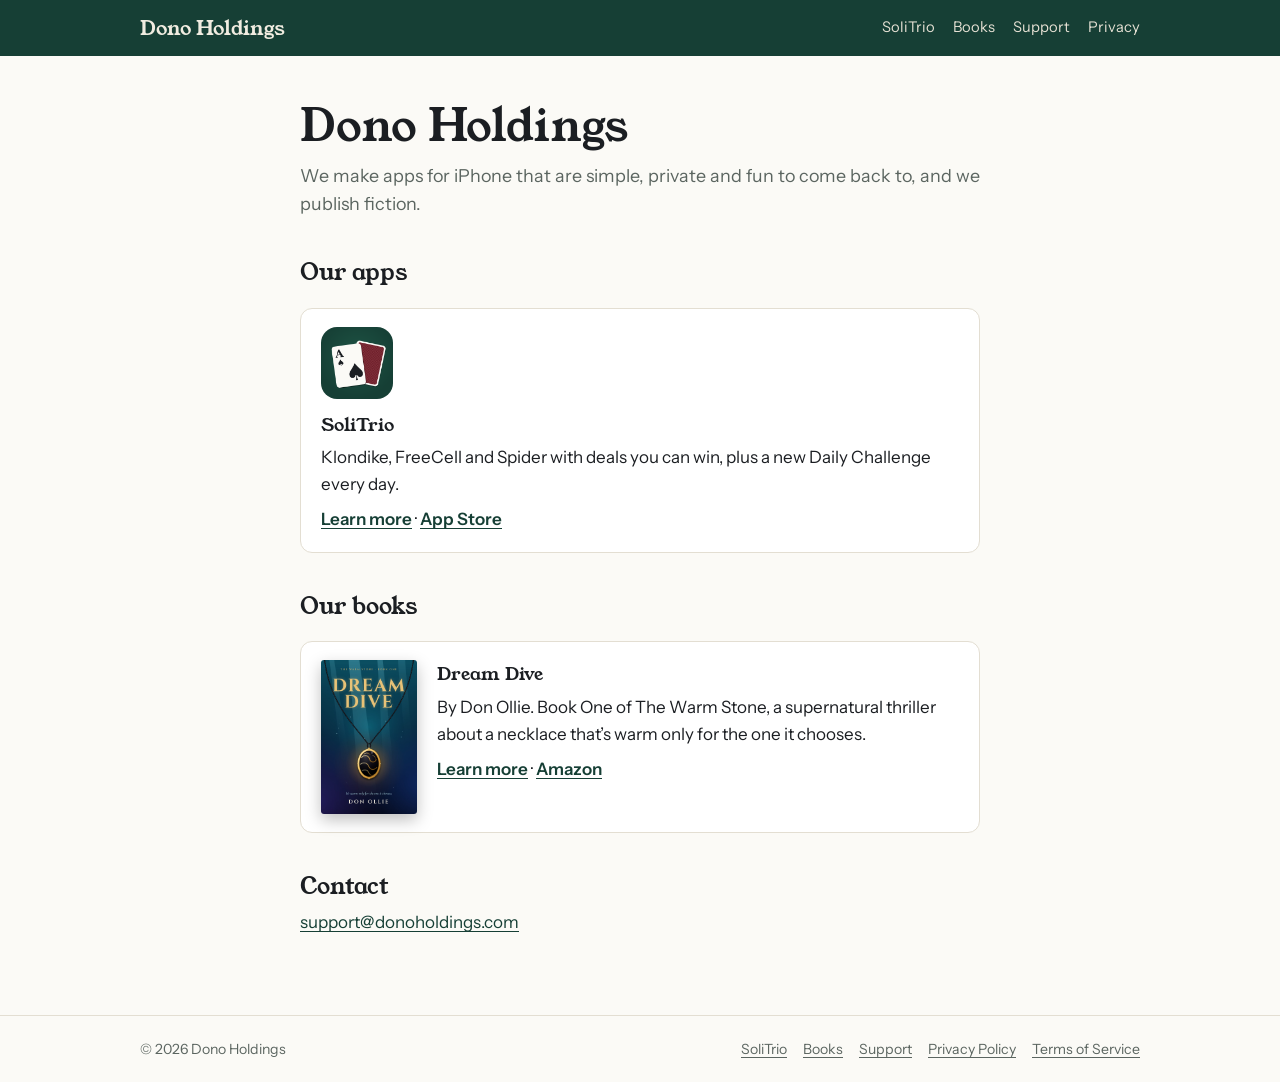
<file: index.html>
<!doctype html>
<html lang="en">
<head>
<meta charset="utf-8">
<meta name="viewport" content="width=device-width, initial-scale=1, viewport-fit=cover">
<title>Dono Holdings</title>
<meta name="description" content="Dono Holdings makes apps for iPhone, starting with SoliTrio, and publishes books, starting with Dream Dive.">
<link rel="canonical" href="https://donoholdings.com/">
<link rel="icon" href="/assets/favicon.png" type="image/png">
<link rel="apple-touch-icon" href="/assets/apple-touch-icon.png">
<link rel="stylesheet" href="/assets/site.css">
</head>
<body>
<header class="site-head"><div class="wrap"><a class="brand" href="/">Dono Holdings</a><nav class="site-nav" aria-label="Main"><a href="/solitrio/">SoliTrio</a><a href="/books/">Books</a><a href="/support/">Support</a><a href="/privacy/">Privacy</a></nav></div></header>
<main class="wrap read">
<h1>Dono Holdings</h1>
<p class="lede">We make apps for iPhone that are simple, private and fun to come back to, and we publish fiction.</p>
<h2>Our apps</h2>
<div class="contact" style="align-items:flex-start">
<img src="/assets/solitrio-icon.png" alt="" width="72" height="72" style="border-radius:16px">
<div><strong>SoliTrio</strong><p style="margin:4px 0 8px">Klondike, FreeCell and Spider with deals you can win, plus a new Daily Challenge every day.</p>
<a href="/solitrio/">Learn more</a> &middot; <a href="https://apps.apple.com/app/id6831704890" target="_blank" rel="noopener">App Store</a></div>
</div>
<h2>Our books</h2>
<div class="book-card">
<img src="/assets/dream-dive-cover.jpg" alt="" width="96" height="154">
<div><strong>Dream Dive</strong><p style="margin:4px 0 8px">By Don Ollie. Book One of The Warm Stone, a supernatural thriller about a necklace that&rsquo;s warm only for the one it chooses.</p>
<a href="/books/">Learn more</a> &middot; <a href="https://www.amazon.com/dp/B0HS2F74YV" target="_blank" rel="noopener">Amazon</a></div>
</div>
<h2>Contact</h2>
<p><a href="mailto:support@donoholdings.com">support@donoholdings.com</a></p>
</main>
<footer class="site-foot"><div class="wrap"><span>&copy; 2026 Dono Holdings</span><nav aria-label="Footer"><a href="/solitrio/">SoliTrio</a><a href="/books/">Books</a><a href="/support/">Support</a><a href="/privacy/">Privacy Policy</a><a href="/terms/">Terms of Service</a></nav></div></footer>
</body>
</html>
</file>
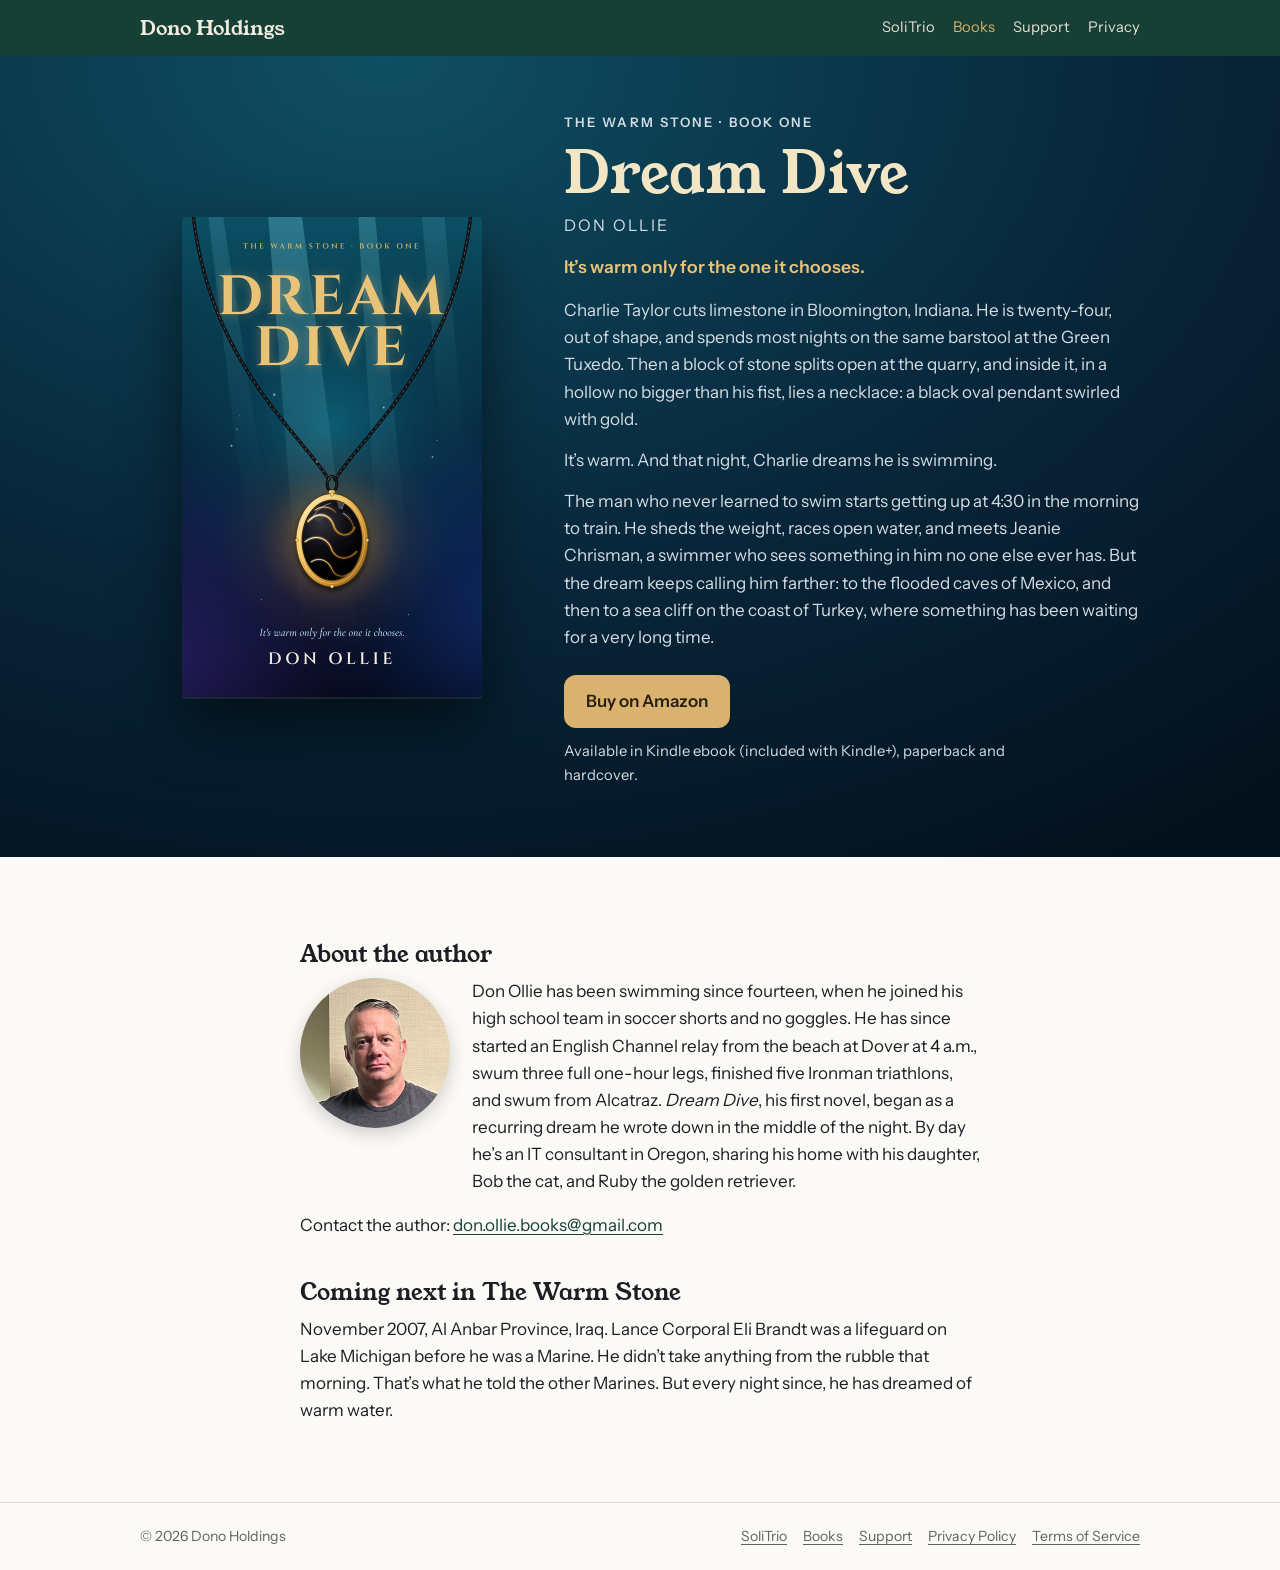
<file: books/index.html>
<!doctype html>
<html lang="en">
<head>
<meta charset="utf-8">
<meta name="viewport" content="width=device-width, initial-scale=1, viewport-fit=cover">
<title>Books — Dono Holdings</title>
<meta name="description" content="Dream Dive by Don Ollie, Book One of The Warm Stone: a supernatural thriller about a quarry worker, a necklace that's warm only for the one it chooses, and the water it pulls him toward.">
<link rel="canonical" href="https://donoholdings.com/books/">
<link rel="icon" href="/assets/favicon.png" type="image/png">
<link rel="apple-touch-icon" href="/assets/apple-touch-icon.png">
<link rel="stylesheet" href="/assets/site.css">
</head>
<body>
<header class="site-head"><div class="wrap"><a class="brand" href="/">Dono Holdings</a><nav class="site-nav" aria-label="Main"><a href="/solitrio/">SoliTrio</a><a href="/books/" aria-current="page">Books</a><a href="/support/">Support</a><a href="/privacy/">Privacy</a></nav></div></header>
<section class="hero book-hero"><div class="wrap">
<img class="book-cover" src="/assets/dream-dive-cover.jpg" alt="Dream Dive book cover: a black and gold pendant on a dark chain, underwater" width="600" height="960">
<div>
<p class="series">The Warm Stone &middot; Book One</p>
<h1>Dream Dive</h1>
<p class="byline">Don Ollie</p>
<p class="tag">It&rsquo;s warm only for the one it chooses.</p>
<p>Charlie Taylor cuts limestone in Bloomington, Indiana. He is twenty-four, out of shape, and spends most nights on the same barstool at the Green Tuxedo. Then a block of stone splits open at the quarry, and inside it, in a hollow no bigger than his fist, lies a necklace: a black oval pendant swirled with gold.</p>
<p>It&rsquo;s warm. And that night, Charlie dreams he is swimming.</p>
<p>The man who never learned to swim starts getting up at 4:30 in the morning to train. He sheds the weight, races open water, and meets Jeanie Chrisman, a swimmer who sees something in him no one else ever has. But the dream keeps calling him farther: to the flooded caves of Mexico, and then to a sea cliff on the coast of Turkey, where something has been waiting for a very long time.</p>
<a class="cta" href="https://www.amazon.com/dp/B0HS2F74YV" target="_blank" rel="noopener">Buy on Amazon</a>
<p class="formats">Available in Kindle ebook (included with Kindle+), paperback and hardcover.</p>
</div>
</div></section>
<main class="wrap read">
<h2>About the author</h2>
<div class="author"><img src="/assets/don-ollie.jpg" alt="Don Ollie" width="480" height="480">
<p>Don Ollie has been swimming since fourteen, when he joined his high school team in soccer shorts and no goggles. He has since started an English Channel relay from the beach at Dover at 4&nbsp;a.m., swum three full one-hour legs, finished five Ironman triathlons, and swum from Alcatraz. <em>Dream Dive</em>, his first novel, began as a recurring dream he wrote down in the middle of the night. By day he&rsquo;s an IT consultant in Oregon, sharing his home with his daughter, Bob the cat, and Ruby the golden retriever.</p>
</div>
<p class="author-contact">Contact the author: <a href="mailto:don.ollie.books@gmail.com">don.ollie.books@gmail.com</a></p>
<h2>Coming next in The Warm Stone</h2>
<p>November 2007, Al Anbar Province, Iraq. Lance Corporal Eli Brandt was a lifeguard on Lake Michigan before he was a Marine. He didn&rsquo;t take anything from the rubble that morning. That&rsquo;s what he told the other Marines. But every night since, he has dreamed of warm water.</p>
</main>
<footer class="site-foot"><div class="wrap"><span>&copy; 2026 Dono Holdings</span><nav aria-label="Footer"><a href="/solitrio/">SoliTrio</a><a href="/books/">Books</a><a href="/support/">Support</a><a href="/privacy/">Privacy Policy</a><a href="/terms/">Terms of Service</a></nav></div></footer>
</body>
</html>
</file>
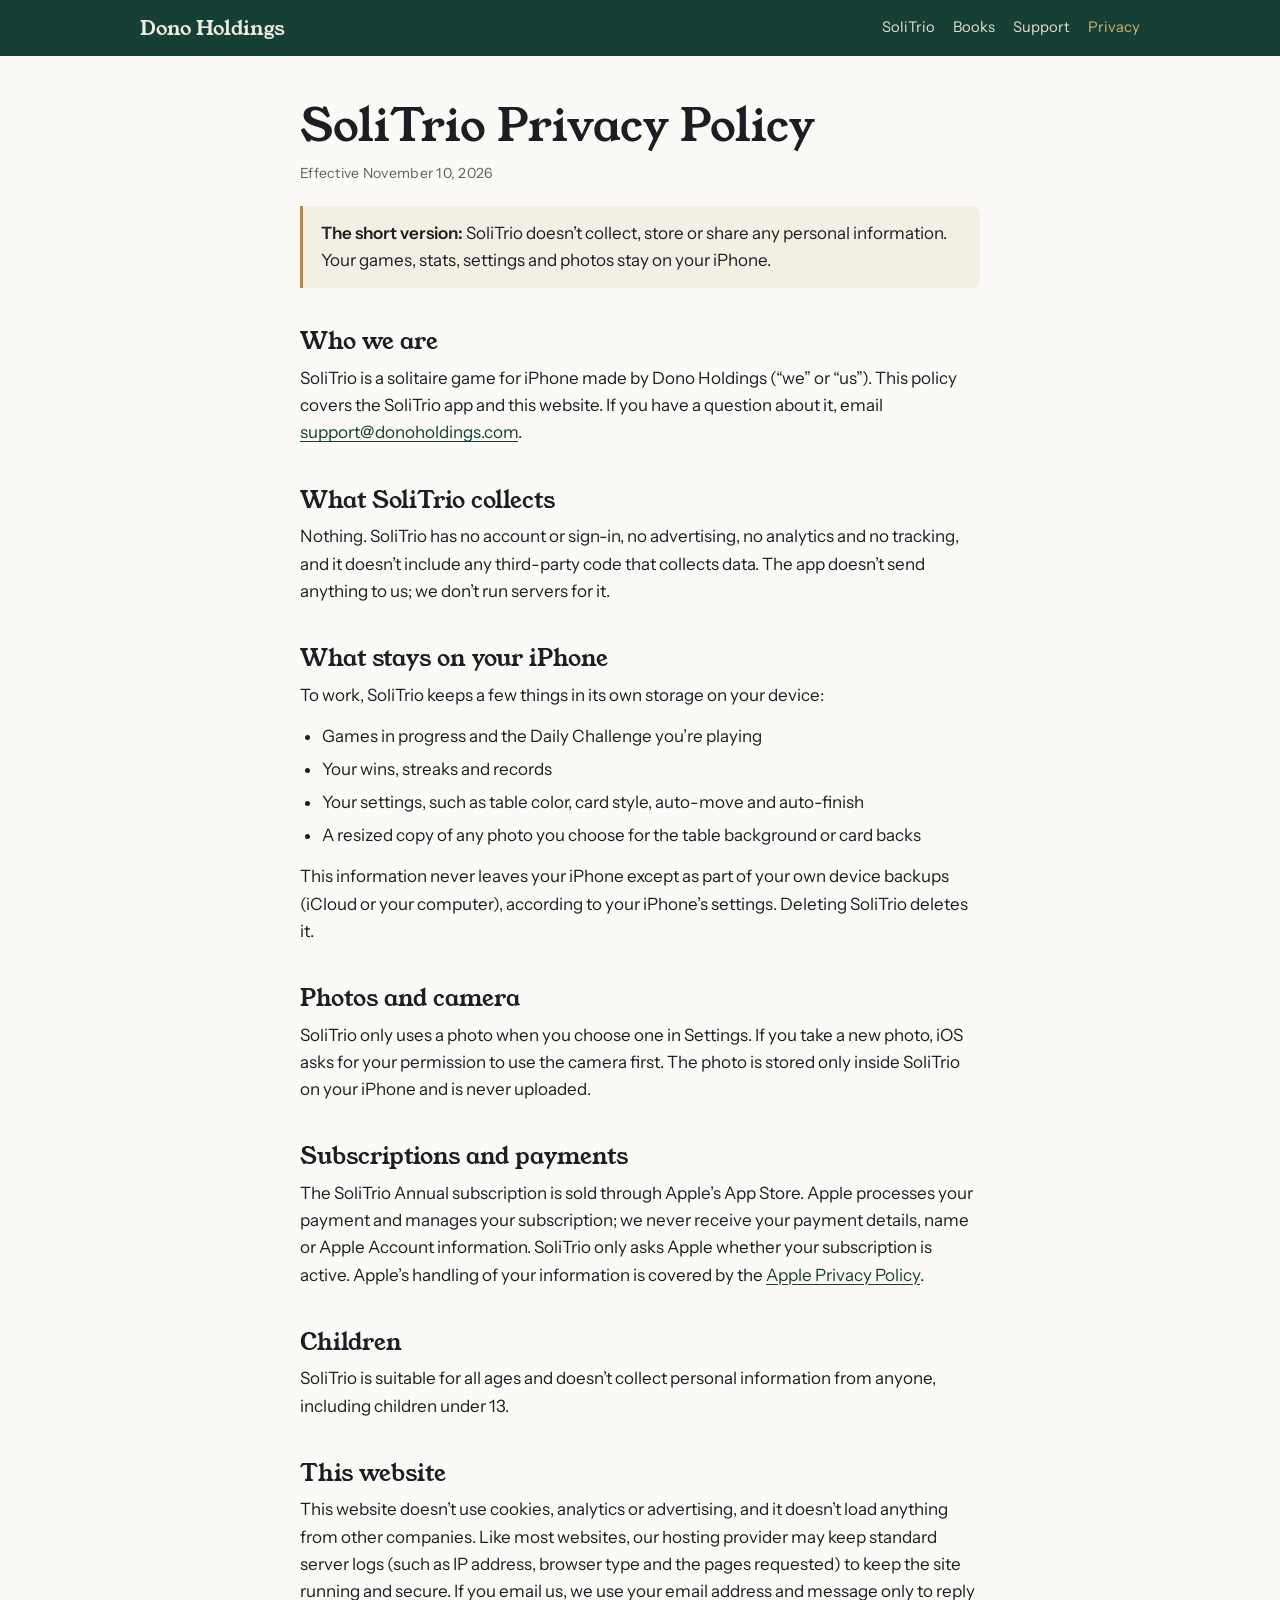
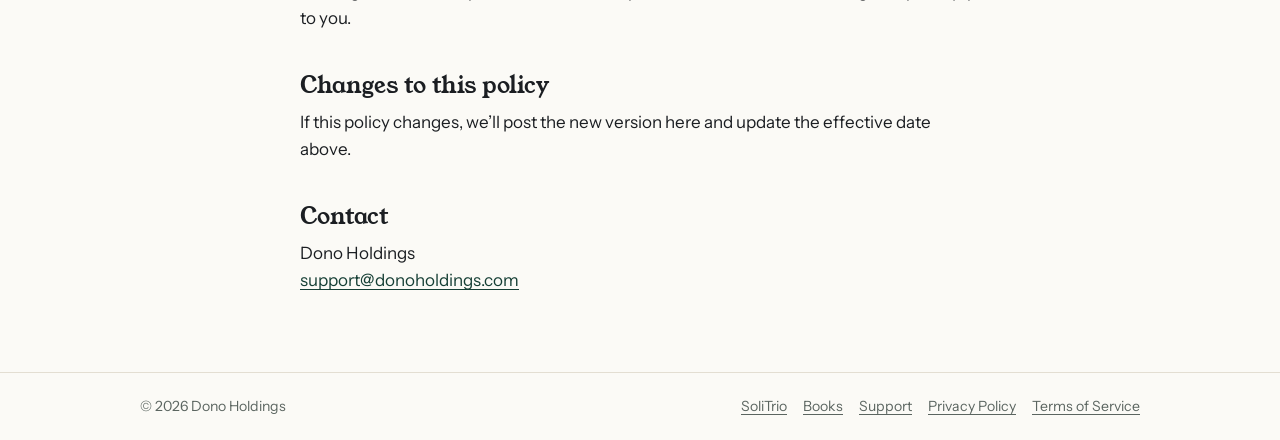
<file: privacy/index.html>
<!doctype html>
<html lang="en">
<head>
<meta charset="utf-8">
<meta name="viewport" content="width=device-width, initial-scale=1, viewport-fit=cover">
<title>SoliTrio Privacy Policy</title>
<meta name="description" content="SoliTrio collects no personal information. Your games, stats and photos stay on your iPhone.">
<link rel="canonical" href="https://donoholdings.com/privacy/">
<link rel="icon" href="/assets/favicon.png" type="image/png">
<link rel="apple-touch-icon" href="/assets/apple-touch-icon.png">
<link rel="stylesheet" href="/assets/site.css">
</head>
<body>
<header class="site-head"><div class="wrap"><a class="brand" href="/">Dono Holdings</a><nav class="site-nav" aria-label="Main"><a href="/solitrio/">SoliTrio</a><a href="/books/">Books</a><a href="/support/">Support</a><a href="/privacy/" aria-current="page">Privacy</a></nav></div></header>
<main class="wrap read">
<h1>SoliTrio Privacy Policy</h1>
<p class="meta">Effective November 10, 2026</p>
<div class="note"><p><strong>The short version:</strong> SoliTrio doesn&rsquo;t collect, store or share any personal information. Your games, stats, settings and photos stay on your iPhone.</p></div>

<h2>Who we are</h2>
<p>SoliTrio is a solitaire game for iPhone made by Dono Holdings (&ldquo;we&rdquo; or &ldquo;us&rdquo;). This policy covers the SoliTrio app and this website. If you have a question about it, email <a href="mailto:support@donoholdings.com">support@donoholdings.com</a>.</p>

<h2>What SoliTrio collects</h2>
<p>Nothing. SoliTrio has no account or sign-in, no advertising, no analytics and no tracking, and it doesn&rsquo;t include any third-party code that collects data. The app doesn&rsquo;t send anything to us; we don&rsquo;t run servers for it.</p>

<h2>What stays on your iPhone</h2>
<p>To work, SoliTrio keeps a few things in its own storage on your device:</p>
<ul>
<li>Games in progress and the Daily Challenge you&rsquo;re playing</li>
<li>Your wins, streaks and records</li>
<li>Your settings, such as table color, card style, auto-move and auto-finish</li>
<li>A resized copy of any photo you choose for the table background or card backs</li>
</ul>
<p>This information never leaves your iPhone except as part of your own device backups (iCloud or your computer), according to your iPhone&rsquo;s settings. Deleting SoliTrio deletes it.</p>

<h2>Photos and camera</h2>
<p>SoliTrio only uses a photo when you choose one in Settings. If you take a new photo, iOS asks for your permission to use the camera first. The photo is stored only inside SoliTrio on your iPhone and is never uploaded.</p>

<h2>Subscriptions and payments</h2>
<p>The SoliTrio Annual subscription is sold through Apple&rsquo;s App Store. Apple processes your payment and manages your subscription; we never receive your payment details, name or Apple Account information. SoliTrio only asks Apple whether your subscription is active. Apple&rsquo;s handling of your information is covered by the <a href="https://www.apple.com/legal/privacy/" target="_blank" rel="noopener">Apple Privacy Policy</a>.</p>

<h2>Children</h2>
<p>SoliTrio is suitable for all ages and doesn&rsquo;t collect personal information from anyone, including children under 13.</p>

<h2>This website</h2>
<p>This website doesn&rsquo;t use cookies, analytics or advertising, and it doesn&rsquo;t load anything from other companies. Like most websites, our hosting provider may keep standard server logs (such as IP address, browser type and the pages requested) to keep the site running and secure. If you email us, we use your email address and message only to reply to you.</p>

<h2>Changes to this policy</h2>
<p>If this policy changes, we&rsquo;ll post the new version here and update the effective date above.</p>

<h2>Contact</h2>
<p>Dono Holdings<br><a href="mailto:support@donoholdings.com">support@donoholdings.com</a></p>
</main>
<footer class="site-foot"><div class="wrap"><span>&copy; 2026 Dono Holdings</span><nav aria-label="Footer"><a href="/solitrio/">SoliTrio</a><a href="/books/">Books</a><a href="/support/">Support</a><a href="/privacy/">Privacy Policy</a><a href="/terms/">Terms of Service</a></nav></div></footer>
</body>
</html>
</file>
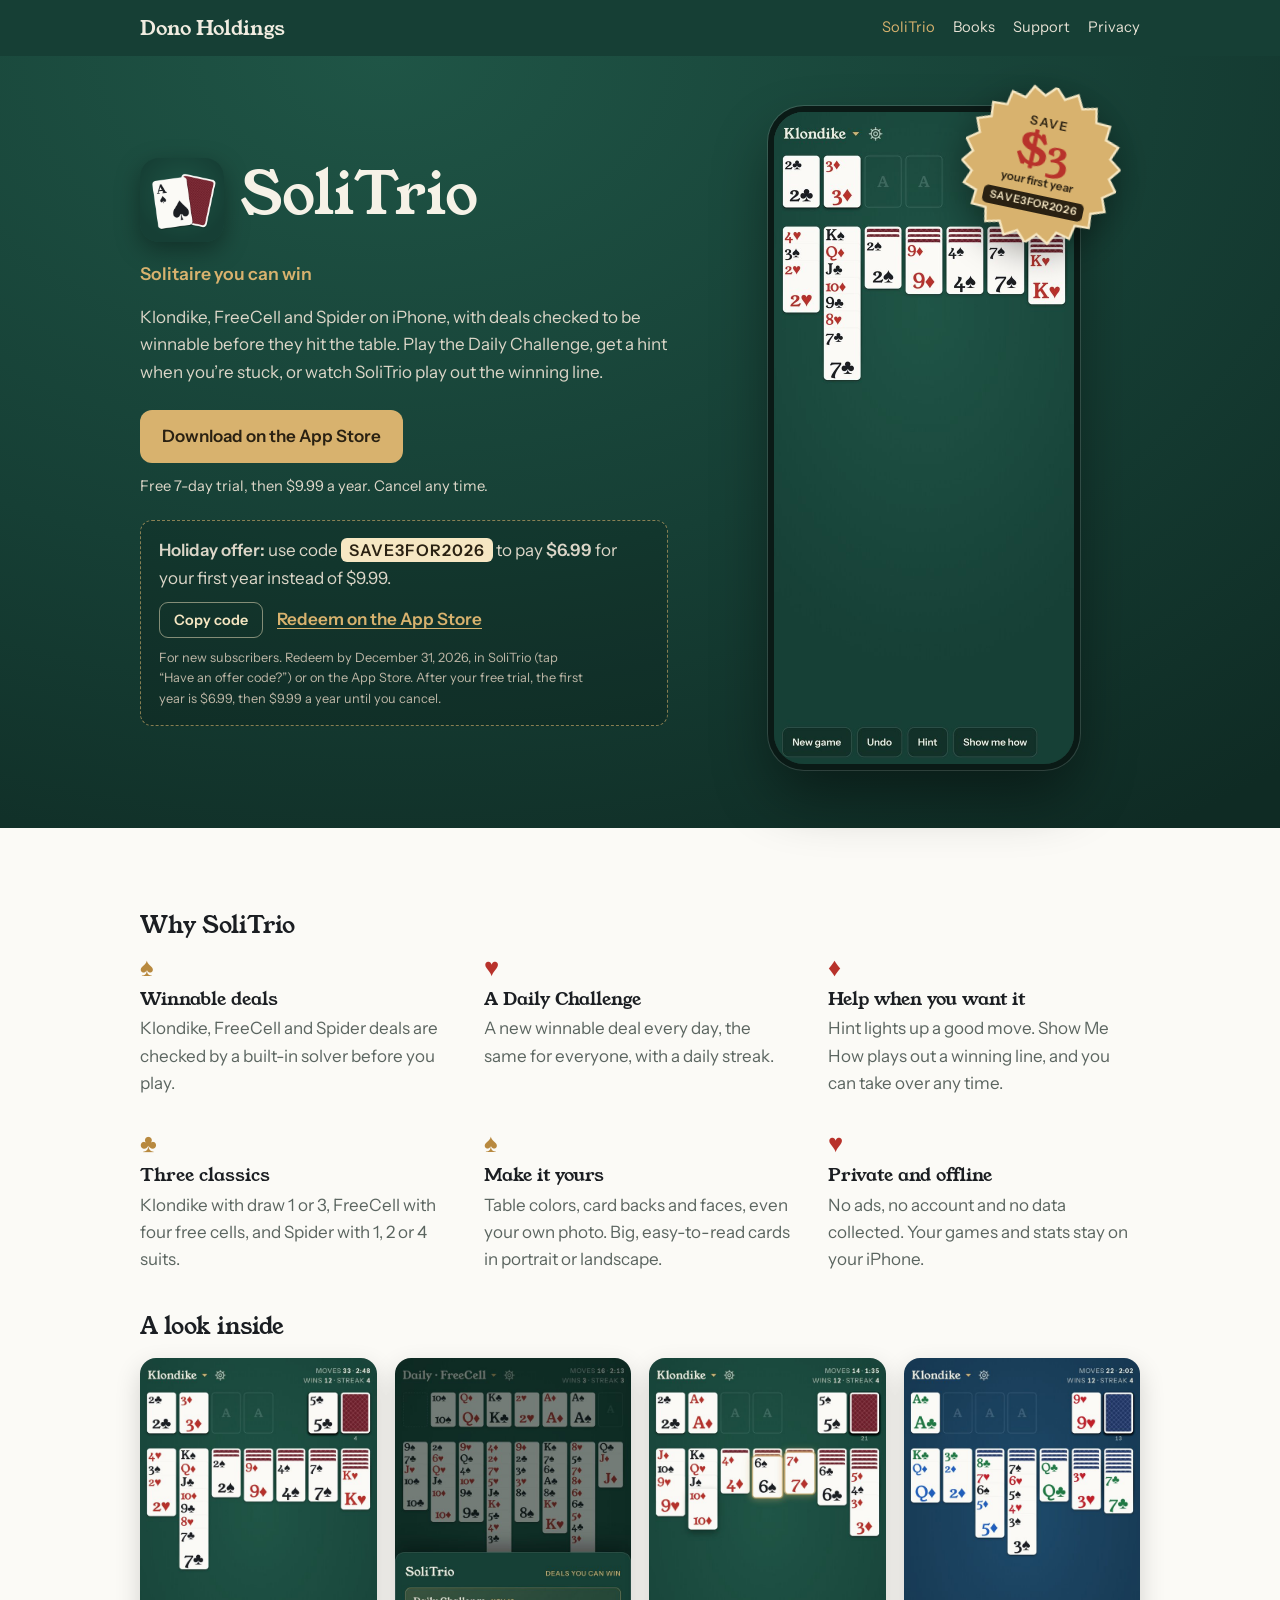
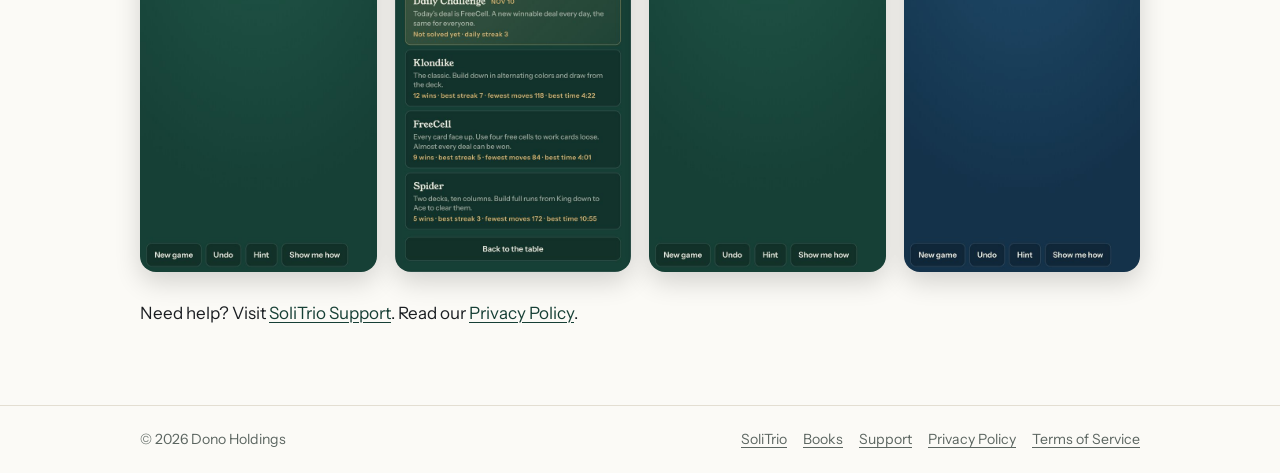
<file: solitrio/index.html>
<!doctype html>
<html lang="en">
<head>
<meta charset="utf-8">
<meta name="viewport" content="width=device-width, initial-scale=1, viewport-fit=cover">
<title>SoliTrio — Solitaire you can win</title>
<meta name="description" content="SoliTrio for iPhone: Klondike, FreeCell and Spider with deals checked to be winnable, a Daily Challenge, hints and Show Me How.">
<link rel="canonical" href="https://donoholdings.com/solitrio/">
<link rel="icon" href="/assets/favicon.png" type="image/png">
<link rel="apple-touch-icon" href="/assets/apple-touch-icon.png">
<link rel="stylesheet" href="/assets/site.css">
</head>
<body>
<header class="site-head"><div class="wrap"><a class="brand" href="/">Dono Holdings</a><nav class="site-nav" aria-label="Main"><a href="/solitrio/" aria-current="page">SoliTrio</a><a href="/books/">Books</a><a href="/support/">Support</a><a href="/privacy/">Privacy</a></nav></div></header>
<section class="hero"><div class="wrap">
<div>
<div class="app-id"><img src="/assets/solitrio-icon.png" alt="SoliTrio app icon" width="84" height="84"><div><h1>SoliTrio</h1></div></div>
<p class="tag">Solitaire you can win</p>
<p>Klondike, FreeCell and Spider on iPhone, with deals checked to be winnable before they hit the table. Play the Daily Challenge, get a hint when you&rsquo;re stuck, or watch SoliTrio play out the winning line.</p>
<a class="cta" href="https://apps.apple.com/app/id6831704890" target="_blank" rel="noopener">Download on the App Store</a>
<p class="price">Free 7-day trial, then $9.99 a year. Cancel any time.</p>
<div class="promo"><p><strong>Holiday offer:</strong> use code <code id="promo-code">SAVE3FOR2026</code> to pay <strong>$6.99</strong> for your first year instead of $9.99.</p>
<p class="promo-actions"><button type="button" id="copy-code">Copy code</button><a href="https://apps.apple.com/redeem?ctx=offercodes&id=6831704890&code=SAVE3FOR2026" target="_blank" rel="noopener">Redeem on the App Store</a></p>
<p class="promo-terms">For new subscribers. Redeem by December 31, 2026, in SoliTrio (tap &ldquo;Have an offer code?&rdquo;) or on the App Store. After your free trial, the first year is $6.99, then $9.99 a year until you cancel.</p></div>
</div>
<div class="shot-wrap">
<img class="hero-shot" src="/assets/shot-klondike.jpg" alt="SoliTrio screenshot: a game of Klondike in progress" width="600" height="1304">
<a class="burst" href="https://apps.apple.com/redeem?ctx=offercodes&id=6831704890&code=SAVE3FOR2026" aria-label="Save $3 on your first year with code SAVE3FOR2026. Redeem on the App Store." target="_blank" rel="noopener">
<svg viewBox="0 0 200 200" aria-hidden="true"><polygon points="100.0,0.0 112.5,12.9 128.2,4.1 136.6,20.0 154.1,15.9 157.6,33.5 175.6,34.5 174.0,52.4 191.0,58.5 184.4,75.2 199.0,85.8 188.0,100.0 199.0,114.2 184.4,124.8 191.0,141.5 174.0,147.6 175.6,165.5 157.6,166.5 154.1,184.1 136.6,180.0 128.2,195.9 112.5,187.1 100.0,200.0 87.5,187.1 71.8,195.9 63.4,180.0 45.9,184.1 42.4,166.5 24.4,165.5 26.0,147.6 9.0,141.5 15.6,124.8 1.0,114.2 12.0,100.0 1.0,85.8 15.6,75.2 9.0,58.5 26.0,52.4 24.4,34.5 42.4,33.5 45.9,15.9 63.4,20.0 71.8,4.1 87.5,12.9"/></svg>
<span class="b-top">Save</span><span class="b-big">$3</span><span class="b-mid">your first year</span><span class="b-code">SAVE3FOR2026</span>
</a>
</div>
</div></section>
<main class="wrap">
<h2>Why SoliTrio</h2>
<div class="features"><div><span class="suit" aria-hidden="true">♠&#xFE0E;</span><h3>Winnable deals</h3><p>Klondike, FreeCell and Spider deals are checked by a built-in solver before you play.</p></div><div><span class="suit red" aria-hidden="true">♥&#xFE0E;</span><h3>A Daily Challenge</h3><p>A new winnable deal every day, the same for everyone, with a daily streak.</p></div><div><span class="suit red" aria-hidden="true">♦&#xFE0E;</span><h3>Help when you want it</h3><p>Hint lights up a good move. Show Me How plays out a winning line, and you can take over any time.</p></div><div><span class="suit" aria-hidden="true">♣&#xFE0E;</span><h3>Three classics</h3><p>Klondike with draw 1 or 3, FreeCell with four free cells, and Spider with 1, 2 or 4 suits.</p></div><div><span class="suit" aria-hidden="true">♠&#xFE0E;</span><h3>Make it yours</h3><p>Table colors, card backs and faces, even your own photo. Big, easy-to-read cards in portrait or landscape.</p></div><div><span class="suit red" aria-hidden="true">♥&#xFE0E;</span><h3>Private and offline</h3><p>No ads, no account and no data collected. Your games and stats stay on your iPhone.</p></div></div>
<h2>A look inside</h2>
<div class="gallery">
<img src="/assets/shot-klondike.jpg" alt="Klondike in progress" width="600" height="1304" loading="lazy">
<img src="/assets/shot-daily.jpg" alt="The Daily Challenge in the game menu" width="600" height="1304" loading="lazy">
<img src="/assets/shot-hint.jpg" alt="A hint highlighting the next move" width="600" height="1304" loading="lazy">
<img src="/assets/shot-looks.jpg" alt="A custom table with blue felt and four-color cards" width="600" height="1304" loading="lazy">
</div>
<p style="margin-top:28px">Need help? Visit <a href="/support/">SoliTrio Support</a>. Read our <a href="/privacy/">Privacy Policy</a>.</p>
</main>
<script>
(function(){var b=document.getElementById('copy-code');if(!b)return;
b.addEventListener('click',function(){var t=document.getElementById('promo-code').textContent;
  function done(){b.textContent='Copied';setTimeout(function(){b.textContent='Copy code'},1800)}
  if(navigator.clipboard&&navigator.clipboard.writeText){navigator.clipboard.writeText(t).then(done,function(){sel()})}else sel();
  function sel(){var r=document.createRange();r.selectNodeContents(document.getElementById('promo-code'));var s=window.getSelection();s.removeAllRanges();s.addRange(r)}
});})();
</script>
<footer class="site-foot"><div class="wrap"><span>&copy; 2026 Dono Holdings</span><nav aria-label="Footer"><a href="/solitrio/">SoliTrio</a><a href="/books/">Books</a><a href="/support/">Support</a><a href="/privacy/">Privacy Policy</a><a href="/terms/">Terms of Service</a></nav></div></footer>
</body>
</html>
</file>
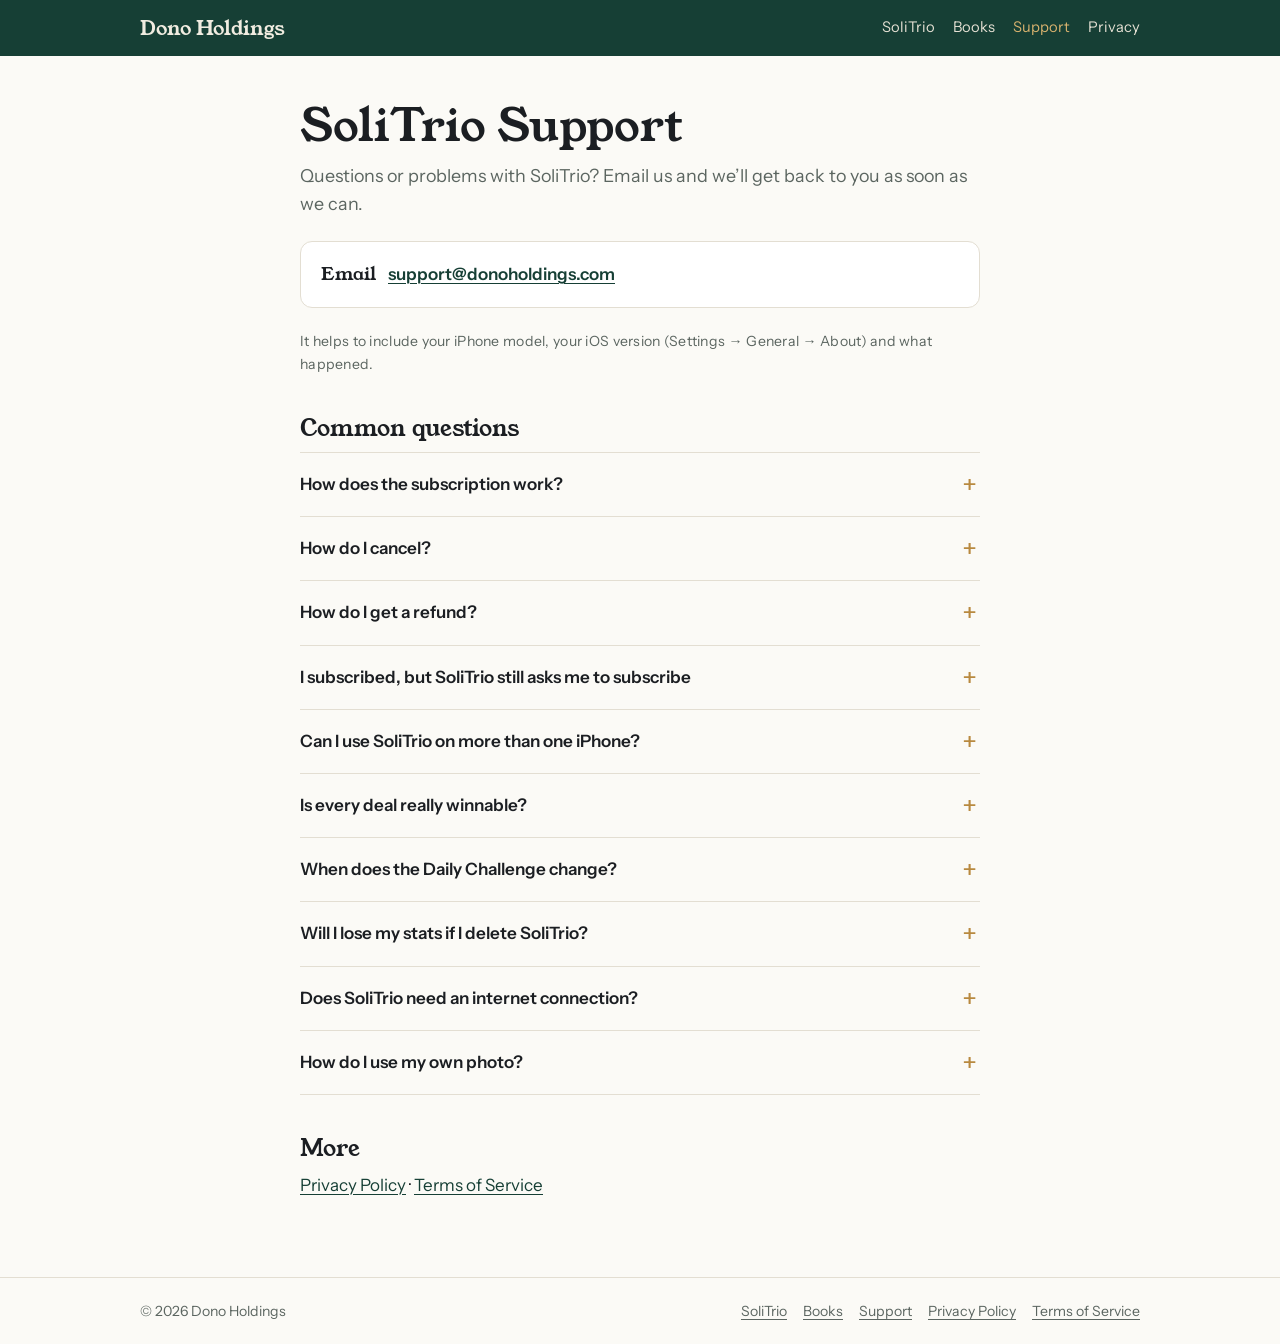
<file: support/index.html>
<!doctype html>
<html lang="en">
<head>
<meta charset="utf-8">
<meta name="viewport" content="width=device-width, initial-scale=1, viewport-fit=cover">
<title>SoliTrio Support</title>
<meta name="description" content="Get help with SoliTrio: subscriptions, refunds, the Daily Challenge and more.">
<link rel="canonical" href="https://donoholdings.com/support/">
<link rel="icon" href="/assets/favicon.png" type="image/png">
<link rel="apple-touch-icon" href="/assets/apple-touch-icon.png">
<link rel="stylesheet" href="/assets/site.css">
</head>
<body>
<header class="site-head"><div class="wrap"><a class="brand" href="/">Dono Holdings</a><nav class="site-nav" aria-label="Main"><a href="/solitrio/">SoliTrio</a><a href="/books/">Books</a><a href="/support/" aria-current="page">Support</a><a href="/privacy/">Privacy</a></nav></div></header>
<main class="wrap read">
<h1>SoliTrio Support</h1>
<p class="lede">Questions or problems with SoliTrio? Email us and we&rsquo;ll get back to you as soon as we can.</p>
<div class="contact"><strong>Email</strong><a href="mailto:support@donoholdings.com">support@donoholdings.com</a></div>
<p class="meta">It helps to include your iPhone model, your iOS version (Settings &rarr; General &rarr; About) and what happened.</p>
<h2>Common questions</h2>
<details><summary>How does the subscription work?</summary><div><p>SoliTrio Annual starts with a 7-day free trial. When the trial ends, $9.99 is charged to your Apple Account, then again once a year until you cancel. The subscription unlocks everything: all three games, the Daily Challenge, hints, Show Me How and custom looks.</p></div></details>
<details><summary>How do I cancel?</summary><div><p>On your iPhone, open <strong>Settings</strong>, tap your name, then <strong>Subscriptions</strong>, choose <strong>SoliTrio</strong> and tap <strong>Cancel Subscription</strong>. You can also open SoliTrio, tap the gear icon, and choose <strong>Manage subscription</strong>.</p><p>Cancel at least 24 hours before the trial or renewal date to avoid being charged. You keep SoliTrio until the end of the period you&rsquo;ve paid for.</p></div></details>
<details><summary>How do I get a refund?</summary><div><p>Apple handles all payments, so refunds are requested from Apple at <a href="https://reportaproblem.apple.com" target="_blank" rel="noopener">reportaproblem.apple.com</a>. Sign in with your Apple Account, find SoliTrio, and choose <strong>Request a refund</strong>.</p></div></details>
<details><summary>I subscribed, but SoliTrio still asks me to subscribe</summary><div><p>Tap <strong>Restore purchases</strong> on the subscription screen (or in Settings under Subscription). Make sure your iPhone is signed in to the same Apple Account you subscribed with and is connected to the internet. If it still doesn&rsquo;t work, email us.</p></div></details>
<details><summary>Can I use SoliTrio on more than one iPhone?</summary><div><p>Yes. Your subscription works on any iPhone signed in to the same Apple Account; tap <strong>Restore purchases</strong> on the new one. Games and stats are kept on each iPhone separately and don&rsquo;t sync between devices.</p></div></details>
<details><summary>Is every deal really winnable?</summary><div><p>Before each Klondike, FreeCell and Spider (1 or 2 suit) deal, SoliTrio&rsquo;s solver plays it through to confirm a winning line exists. 4-suit Spider deals are too complex to check in advance, so they&rsquo;re dealt at random. If you get stuck, tap <strong>Hint</strong>, or <strong>Show Me How</strong> to watch a winning line.</p></div></details>
<details><summary>When does the Daily Challenge change?</summary><div><p>At midnight in your time zone. Everyone gets the same winnable deal that day. Solve it on consecutive days to grow your daily streak.</p></div></details>
<details><summary>Will I lose my stats if I delete SoliTrio?</summary><div><p>Yes. Your games, stats and photos are stored only on your iPhone, so deleting the app deletes them. They are included in your iPhone&rsquo;s backups, so restoring a backup brings them back.</p></div></details>
<details><summary>Does SoliTrio need an internet connection?</summary><div><p>No. SoliTrio works fully offline. It only needs a connection to start or restore your subscription with the App Store.</p></div></details>
<details><summary>How do I use my own photo?</summary><div><p>Tap the gear icon next to the game name, then under <strong>Look</strong> choose <strong>Add photo</strong> for the table or the card backs. Tap it again later to change it.</p></div></details>
<h2>More</h2>
<p><a href="/privacy/">Privacy Policy</a> &middot; <a href="/terms/">Terms of Service</a></p>
</main>
<footer class="site-foot"><div class="wrap"><span>&copy; 2026 Dono Holdings</span><nav aria-label="Footer"><a href="/solitrio/">SoliTrio</a><a href="/books/">Books</a><a href="/support/">Support</a><a href="/privacy/">Privacy Policy</a><a href="/terms/">Terms of Service</a></nav></div></footer>
</body>
</html>
</file>
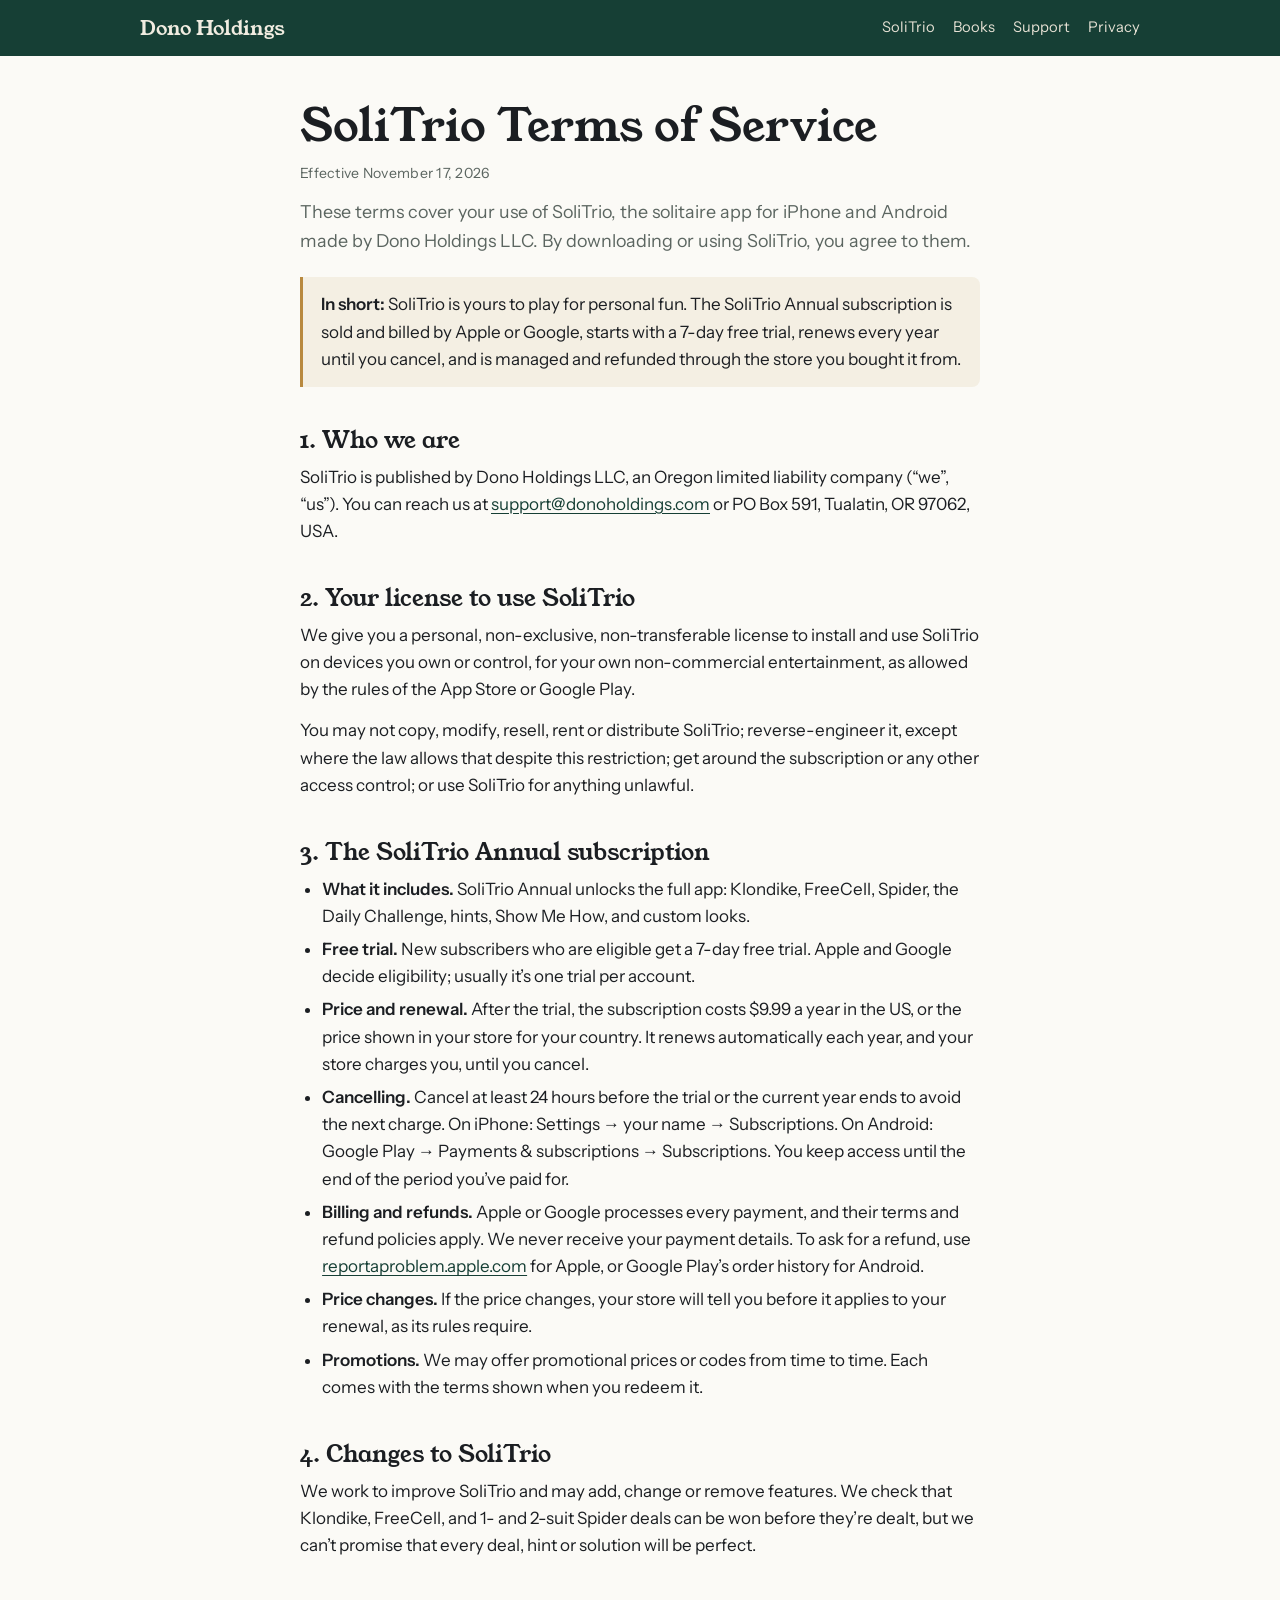
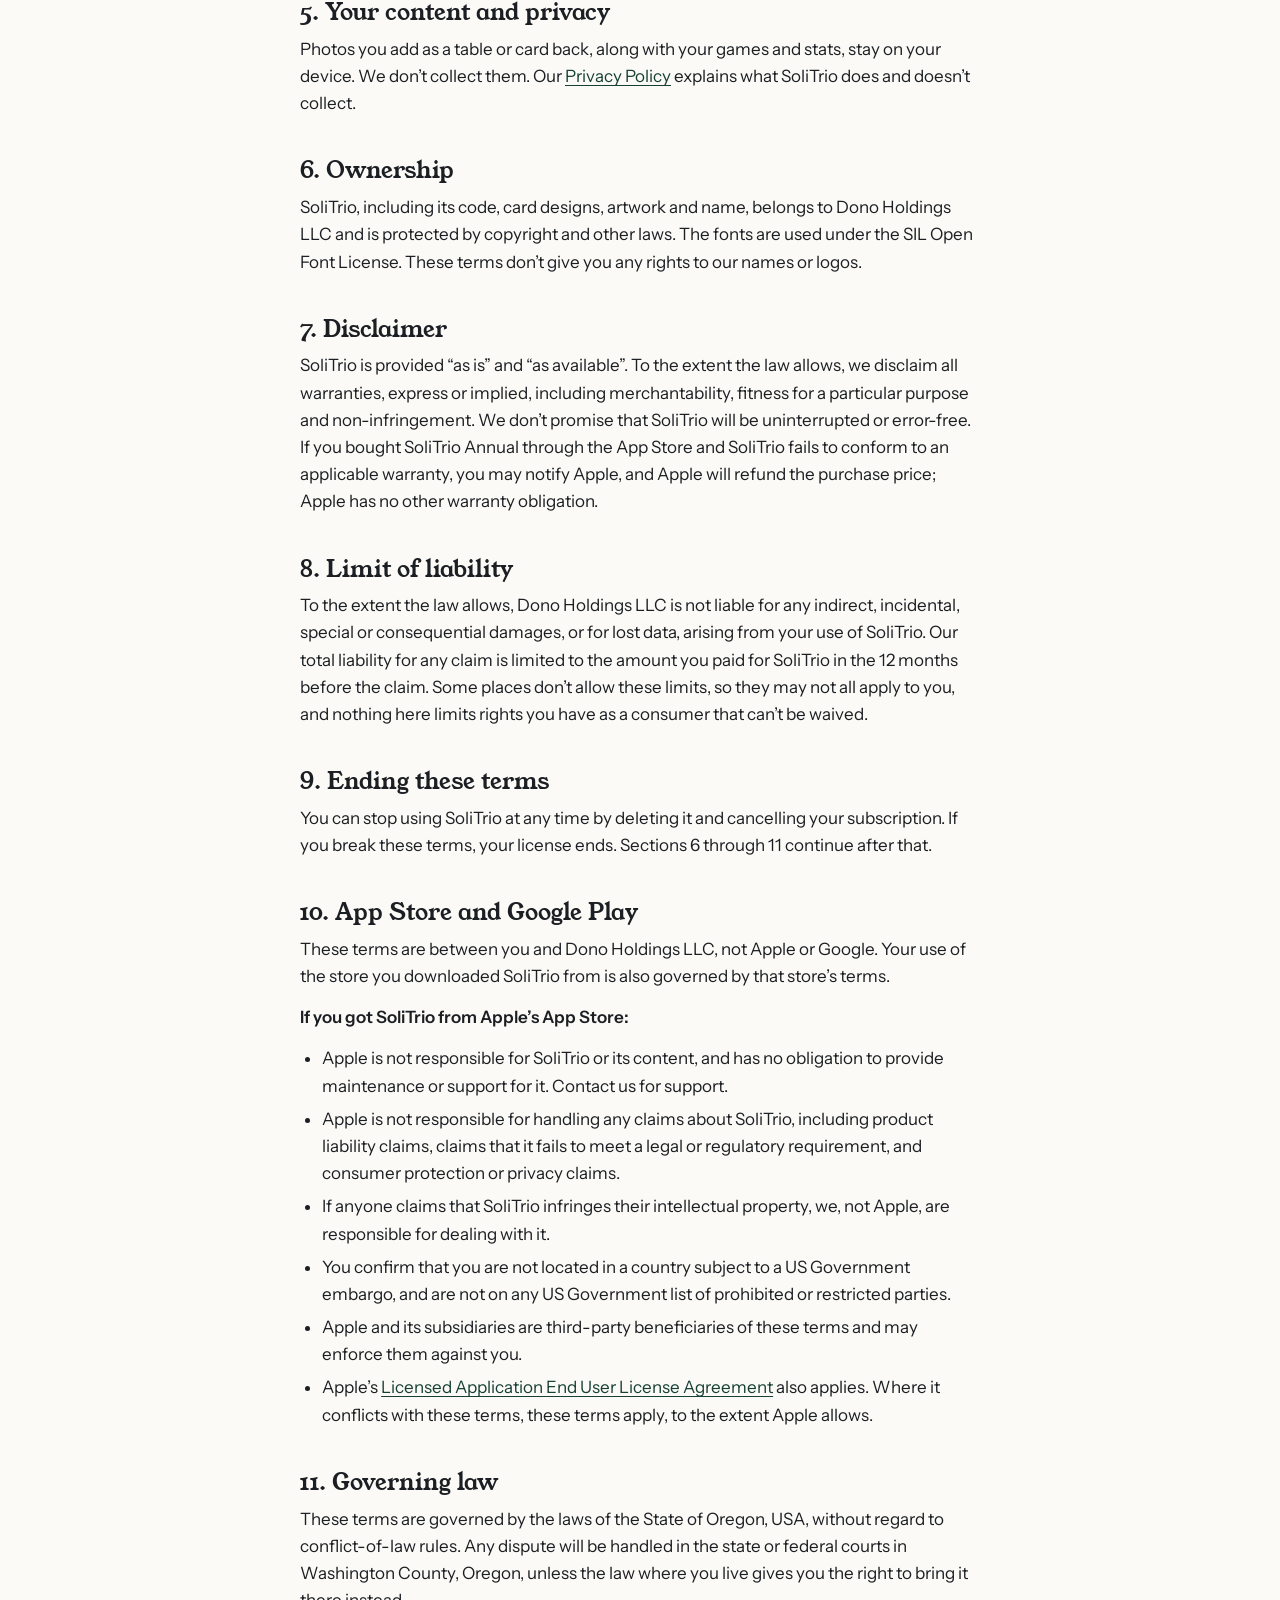
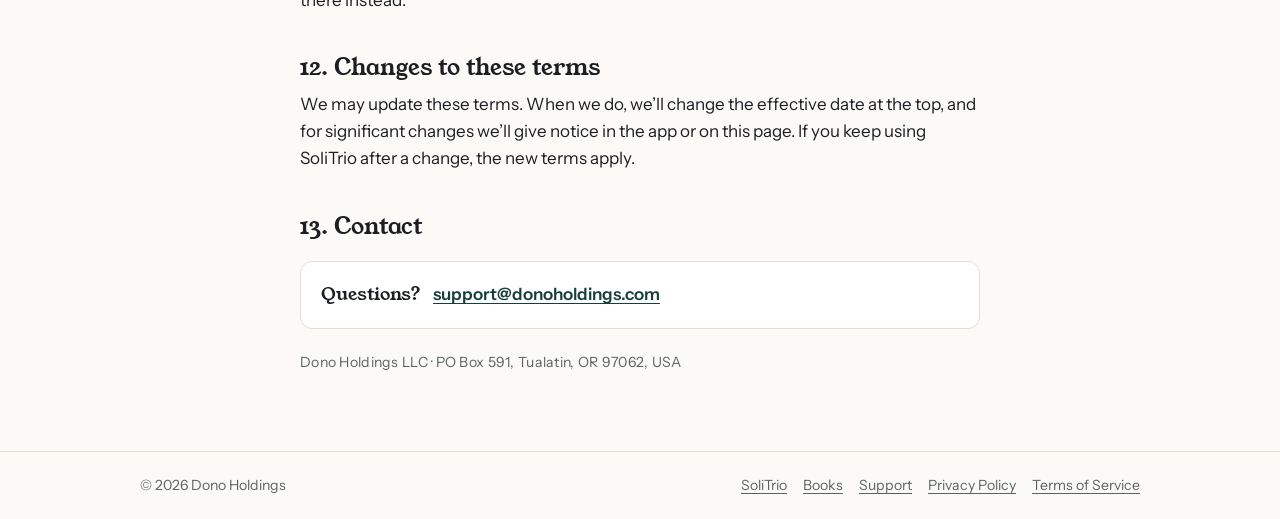
<file: terms/index.html>
<!doctype html>
<html lang="en">
<head>
<meta charset="utf-8">
<meta name="viewport" content="width=device-width, initial-scale=1, viewport-fit=cover">
<title>SoliTrio Terms of Service</title>
<meta name="description" content="The terms for using SoliTrio, including the SoliTrio Annual subscription, on iPhone and Android.">
<link rel="canonical" href="https://donoholdings.com/terms/">
<link rel="icon" href="/assets/favicon.png" type="image/png">
<link rel="apple-touch-icon" href="/assets/apple-touch-icon.png">
<link rel="stylesheet" href="/assets/site.css">
</head>
<body>
<header class="site-head"><div class="wrap"><a class="brand" href="/">Dono Holdings</a><nav class="site-nav" aria-label="Main"><a href="/solitrio/">SoliTrio</a><a href="/books/">Books</a><a href="/support/">Support</a><a href="/privacy/">Privacy</a></nav></div></header>
<main class="wrap read">
<h1>SoliTrio Terms of Service</h1>
<p class="meta">Effective November 17, 2026</p>
<p class="lede">These terms cover your use of SoliTrio, the solitaire app for iPhone and Android made by Dono Holdings LLC. By downloading or using SoliTrio, you agree to them.</p>

<div class="note"><p><strong>In short:</strong> SoliTrio is yours to play for personal fun. The SoliTrio Annual subscription is sold and billed by Apple or Google, starts with a 7-day free trial, renews every year until you cancel, and is managed and refunded through the store you bought it from.</p></div>

<h2>1. Who we are</h2>
<p>SoliTrio is published by Dono Holdings LLC, an Oregon limited liability company (&ldquo;we&rdquo;, &ldquo;us&rdquo;). You can reach us at <a href="mailto:support@donoholdings.com">support@donoholdings.com</a> or PO Box 591, Tualatin, OR 97062, USA.</p>

<h2>2. Your license to use SoliTrio</h2>
<p>We give you a personal, non-exclusive, non-transferable license to install and use SoliTrio on devices you own or control, for your own non-commercial entertainment, as allowed by the rules of the App Store or Google Play.</p>
<p>You may not copy, modify, resell, rent or distribute SoliTrio; reverse-engineer it, except where the law allows that despite this restriction; get around the subscription or any other access control; or use SoliTrio for anything unlawful.</p>

<h2>3. The SoliTrio Annual subscription</h2>
<ul>
<li><strong>What it includes.</strong> SoliTrio Annual unlocks the full app: Klondike, FreeCell, Spider, the Daily Challenge, hints, Show Me How, and custom looks.</li>
<li><strong>Free trial.</strong> New subscribers who are eligible get a 7-day free trial. Apple and Google decide eligibility; usually it&rsquo;s one trial per account.</li>
<li><strong>Price and renewal.</strong> After the trial, the subscription costs $9.99 a year in the US, or the price shown in your store for your country. It renews automatically each year, and your store charges you, until you cancel.</li>
<li><strong>Cancelling.</strong> Cancel at least 24 hours before the trial or the current year ends to avoid the next charge. On iPhone: Settings &rarr; your name &rarr; Subscriptions. On Android: Google Play &rarr; Payments &amp; subscriptions &rarr; Subscriptions. You keep access until the end of the period you&rsquo;ve paid for.</li>
<li><strong>Billing and refunds.</strong> Apple or Google processes every payment, and their terms and refund policies apply. We never receive your payment details. To ask for a refund, use <a href="https://reportaproblem.apple.com" target="_blank" rel="noopener">reportaproblem.apple.com</a> for Apple, or Google Play&rsquo;s order history for Android.</li>
<li><strong>Price changes.</strong> If the price changes, your store will tell you before it applies to your renewal, as its rules require.</li>
<li><strong>Promotions.</strong> We may offer promotional prices or codes from time to time. Each comes with the terms shown when you redeem it.</li>
</ul>

<h2>4. Changes to SoliTrio</h2>
<p>We work to improve SoliTrio and may add, change or remove features. We check that Klondike, FreeCell, and 1- and 2-suit Spider deals can be won before they&rsquo;re dealt, but we can&rsquo;t promise that every deal, hint or solution will be perfect.</p>

<h2>5. Your content and privacy</h2>
<p>Photos you add as a table or card back, along with your games and stats, stay on your device. We don&rsquo;t collect them. Our <a href="/privacy/">Privacy Policy</a> explains what SoliTrio does and doesn&rsquo;t collect.</p>

<h2>6. Ownership</h2>
<p>SoliTrio, including its code, card designs, artwork and name, belongs to Dono Holdings LLC and is protected by copyright and other laws. The fonts are used under the SIL Open Font License. These terms don&rsquo;t give you any rights to our names or logos.</p>

<h2>7. Disclaimer</h2>
<p>SoliTrio is provided &ldquo;as is&rdquo; and &ldquo;as available&rdquo;. To the extent the law allows, we disclaim all warranties, express or implied, including merchantability, fitness for a particular purpose and non-infringement. We don&rsquo;t promise that SoliTrio will be uninterrupted or error-free. If you bought SoliTrio Annual through the App Store and SoliTrio fails to conform to an applicable warranty, you may notify Apple, and Apple will refund the purchase price; Apple has no other warranty obligation.</p>

<h2>8. Limit of liability</h2>
<p>To the extent the law allows, Dono Holdings LLC is not liable for any indirect, incidental, special or consequential damages, or for lost data, arising from your use of SoliTrio. Our total liability for any claim is limited to the amount you paid for SoliTrio in the 12 months before the claim. Some places don&rsquo;t allow these limits, so they may not all apply to you, and nothing here limits rights you have as a consumer that can&rsquo;t be waived.</p>

<h2>9. Ending these terms</h2>
<p>You can stop using SoliTrio at any time by deleting it and cancelling your subscription. If you break these terms, your license ends. Sections 6 through 11 continue after that.</p>

<h2>10. App Store and Google Play</h2>
<p>These terms are between you and Dono Holdings LLC, not Apple or Google. Your use of the store you downloaded SoliTrio from is also governed by that store&rsquo;s terms.</p>
<p><strong>If you got SoliTrio from Apple&rsquo;s App Store:</strong></p>
<ul>
<li>Apple is not responsible for SoliTrio or its content, and has no obligation to provide maintenance or support for it. Contact us for support.</li>
<li>Apple is not responsible for handling any claims about SoliTrio, including product liability claims, claims that it fails to meet a legal or regulatory requirement, and consumer protection or privacy claims.</li>
<li>If anyone claims that SoliTrio infringes their intellectual property, we, not Apple, are responsible for dealing with it.</li>
<li>You confirm that you are not located in a country subject to a US Government embargo, and are not on any US Government list of prohibited or restricted parties.</li>
<li>Apple and its subsidiaries are third-party beneficiaries of these terms and may enforce them against you.</li>
<li>Apple&rsquo;s <a href="https://www.apple.com/legal/internet-services/itunes/dev/stdeula/" target="_blank" rel="noopener">Licensed Application End User License Agreement</a> also applies. Where it conflicts with these terms, these terms apply, to the extent Apple allows.</li>
</ul>

<h2>11. Governing law</h2>
<p>These terms are governed by the laws of the State of Oregon, USA, without regard to conflict-of-law rules. Any dispute will be handled in the state or federal courts in Washington County, Oregon, unless the law where you live gives you the right to bring it there instead.</p>

<h2>12. Changes to these terms</h2>
<p>We may update these terms. When we do, we&rsquo;ll change the effective date at the top, and for significant changes we&rsquo;ll give notice in the app or on this page. If you keep using SoliTrio after a change, the new terms apply.</p>

<h2>13. Contact</h2>
<div class="contact"><strong>Questions?</strong><a href="mailto:support@donoholdings.com">support@donoholdings.com</a></div>
<p class="meta">Dono Holdings LLC &middot; PO Box 591, Tualatin, OR 97062, USA</p>
</main>
<footer class="site-foot"><div class="wrap"><span>&copy; 2026 Dono Holdings</span><nav aria-label="Footer"><a href="/solitrio/">SoliTrio</a><a href="/books/">Books</a><a href="/support/">Support</a><a href="/privacy/">Privacy Policy</a><a href="/terms/">Terms of Service</a></nav></div></footer>
</body>
</html>
</file>
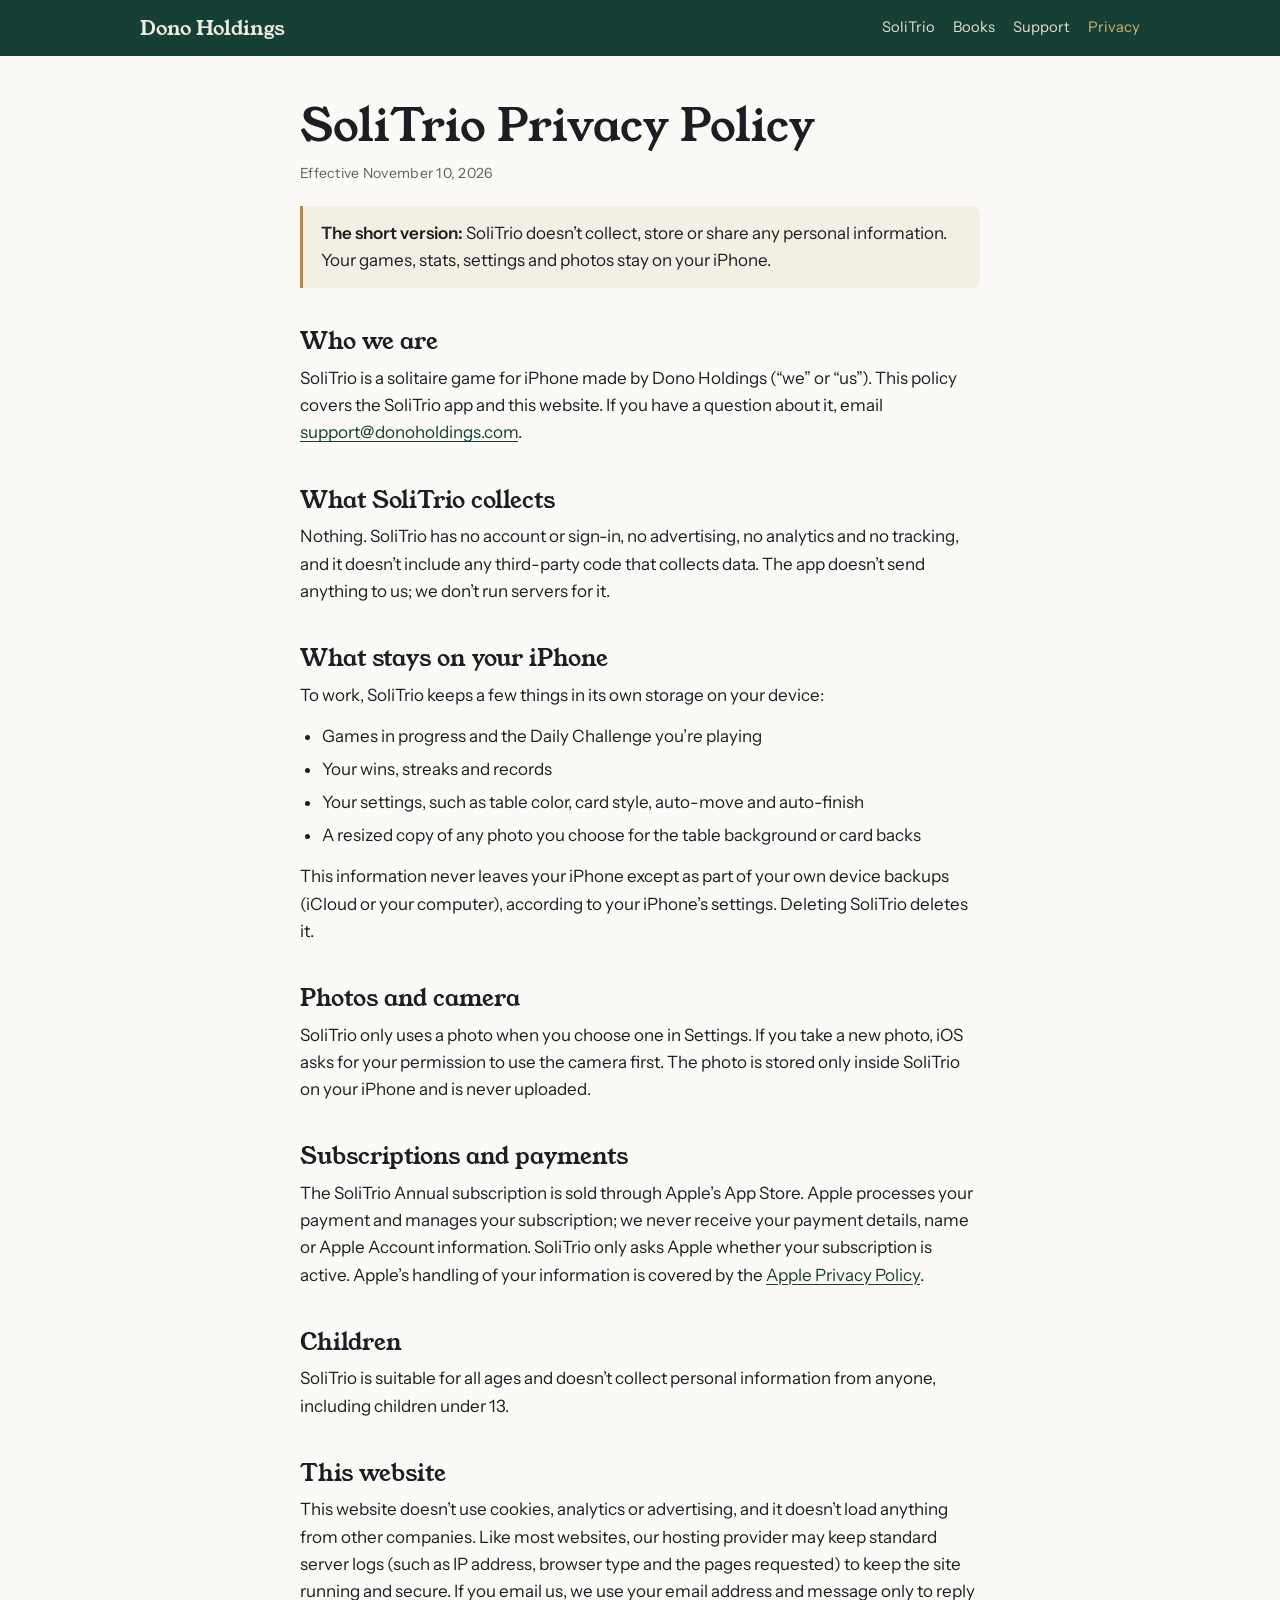
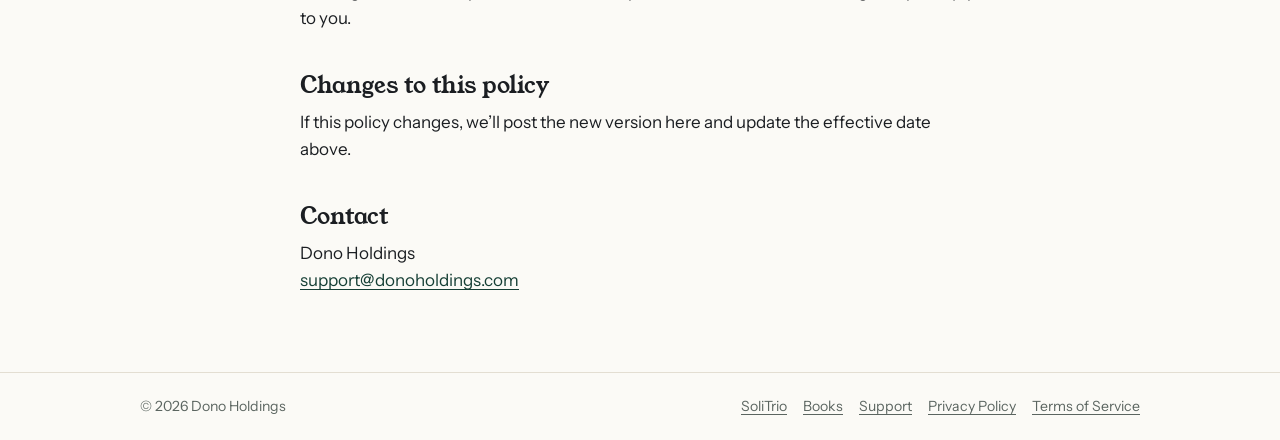
<file: privacy.html>
<!DOCTYPE html>
<html lang="en">
<head>
<meta charset="utf-8">
<title>Privacy Policy — Dono Holdings</title>
<link rel="canonical" href="https://donoholdings.com/privacy/">
<meta http-equiv="refresh" content="0; url=/privacy/">
<script>location.replace("/privacy/" + location.hash);</script>
</head>
<body>
<p>This page has moved to <a href="/privacy/">Privacy Policy</a>.</p>
</body>
</html>
</file>
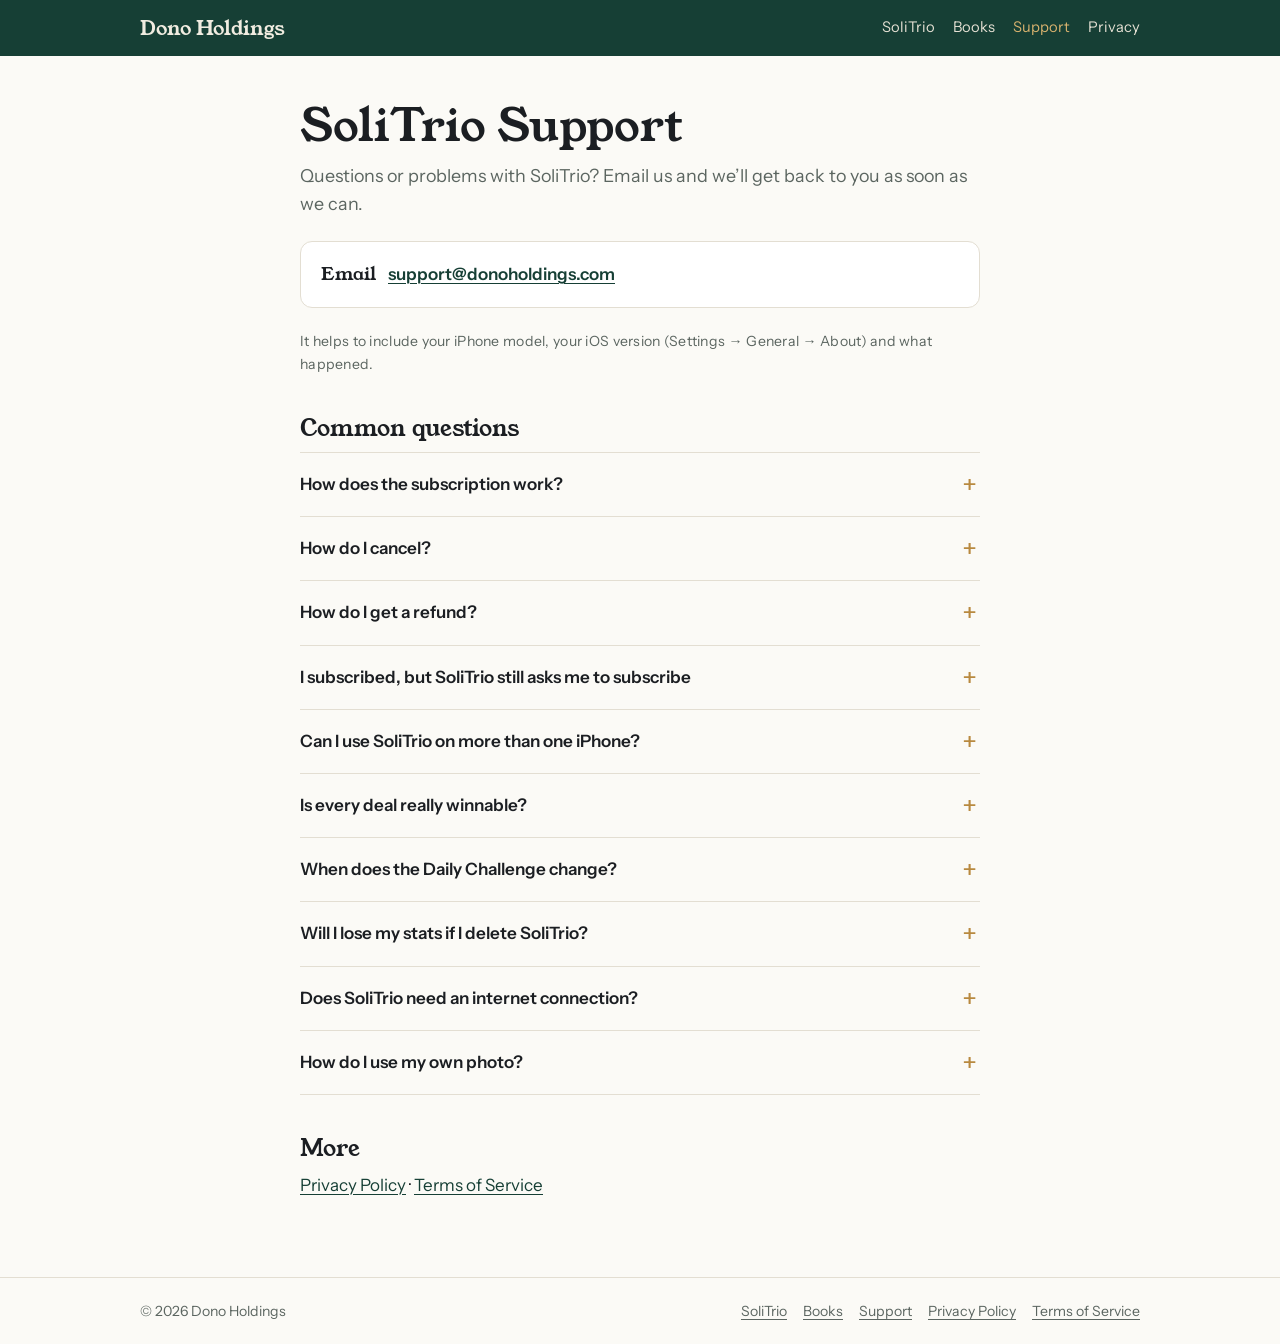
<file: support.html>
<!DOCTYPE html>
<html lang="en">
<head>
<meta charset="utf-8">
<title>Support — Dono Holdings</title>
<link rel="canonical" href="https://donoholdings.com/support/">
<meta http-equiv="refresh" content="0; url=/support/">
<script>location.replace("/support/" + location.hash);</script>
</head>
<body>
<p>This page has moved to <a href="/support/">Support</a>.</p>
</body>
</html>
</file>
<file: assets/site.css>
/* Dono Holdings site — shares SoliTrio's card-table palette.
   Layout: a narrow reading column for legal and help pages; a wider showcase for the app page. */
@font-face{font-family:"Young Serif";font-weight:400;font-style:normal;font-display:swap;src:url("young-serif-latin-400-normal.woff2") format("woff2")}
@font-face{font-family:"Instrument Sans";font-weight:400;font-style:normal;font-display:swap;src:url("instrument-sans-latin-400-normal.woff2") format("woff2")}
@font-face{font-family:"Instrument Sans";font-weight:500;font-style:normal;font-display:swap;src:url("instrument-sans-latin-500-normal.woff2") format("woff2")}
@font-face{font-family:"Instrument Sans";font-weight:600;font-style:normal;font-display:swap;src:url("instrument-sans-latin-600-normal.woff2") format("woff2")}
:root{
  --felt:#163f35; --felt-hi:#1f5546; --felt-deep:#0f2b24;
  --paper:#fbfaf6; --ink:#1b1e22; --muted:#5b6560; --line:#e3ded2;
  --brass:#b8893f; --brass-hi:#d8b26e; --red:#b8322b;
  --f-display:"Young Serif", Georgia, "Times New Roman", serif;
  --f-body:"Instrument Sans", -apple-system, "Helvetica Neue", Arial, sans-serif;
}
*{box-sizing:border-box}
html{-webkit-text-size-adjust:100%}
body{margin:0;background:var(--paper);color:var(--ink);font:400 17px/1.6 var(--f-body)}
a{color:var(--felt);text-decoration-thickness:1px;text-underline-offset:3px}
a:hover{color:var(--red)}
a:focus-visible,button:focus-visible{outline:2px solid var(--brass);outline-offset:2px}
img{max-width:100%;height:auto}

.site-head{background:var(--felt);color:#f0ece0}
.site-head .wrap{display:flex;align-items:center;justify-content:space-between;gap:16px;padding-block:14px}
.brand{font:400 1.25rem var(--f-display);color:#f0ece0;text-decoration:none}
.brand:hover{color:var(--brass-hi)}
.site-nav{display:flex;gap:18px;flex-wrap:wrap;font-size:.92rem}
.site-nav a{color:#e6e1d4;text-decoration:none}
.site-nav a:hover,.site-nav a[aria-current="page"]{color:var(--brass-hi)}

.wrap{max-width:1040px;margin:0 auto;padding-left:max(20px,env(safe-area-inset-left,0px));padding-right:max(20px,env(safe-area-inset-right,0px))}
.read{max-width:720px}
main{padding-block:44px 64px}

h1,h2,h3{font-family:var(--f-display);font-weight:400;line-height:1.15;text-wrap:balance;color:var(--ink)}
h1{font-size:clamp(2rem,5vw,2.8rem);margin:0 0 10px}
h2{font-size:1.45rem;margin:40px 0 10px}
h3{font-size:1.12rem;margin:26px 0 6px}
p,ul,ol{margin:0 0 14px}
ul,ol{padding-left:1.3em}
li{margin-bottom:6px}
.lede{font-size:1.12rem;color:var(--muted);margin-bottom:22px}
.meta{font-size:.88rem;color:var(--muted);letter-spacing:.02em}

.note{border-left:3px solid var(--brass);background:#f4efe3;padding:14px 18px;border-radius:0 8px 8px 0;margin:22px 0}
.note p:last-child{margin:0}
.contact{display:flex;flex-wrap:wrap;align-items:center;gap:12px;background:#fff;border:1px solid var(--line);border-radius:12px;padding:18px 20px;margin:22px 0}
.contact strong{font-family:var(--f-display);font-weight:400;font-size:1.15rem}
.contact a{font-weight:600}

details{border-bottom:1px solid var(--line);padding:4px 0}
details:first-of-type{border-top:1px solid var(--line)}
summary{cursor:pointer;list-style:none;padding:14px 28px 14px 0;font-weight:600;position:relative}
summary::-webkit-details-marker{display:none}
summary::after{content:"+";position:absolute;right:4px;top:10px;font:400 1.4rem var(--f-display);color:var(--brass)}
details[open] summary::after{content:"\2212"}
details > div{padding:0 0 14px}
details > div p:last-child{margin-bottom:0}

/* App showcase */
.shot-wrap{position:relative;justify-self:center;width:min(300px,100%)}
.shot-wrap .hero-shot{width:100%}
.burst{position:absolute;top:-26px;right:-46px;width:158px;height:158px;display:grid;place-content:center;justify-items:center;text-align:center;
  color:#2a2112;text-decoration:none;transform:rotate(12deg);filter:drop-shadow(0 10px 18px rgba(0,0,0,.4))}
.burst svg{position:absolute;inset:0;width:100%;height:100%;z-index:-1}
.burst polygon{fill:var(--brass-hi);stroke:#f6e7c3;stroke-width:3}
.burst:hover{color:#2a2112}
.burst:hover polygon{fill:#e6c58a}
.b-top{font:600 .78rem/1 var(--f-body);letter-spacing:.14em;text-transform:uppercase}
.b-big{font:400 2.7rem/1 var(--f-display);color:var(--red);margin:2px 0}
.b-mid{font:600 .72rem/1.1 var(--f-body)}
.b-code{margin-top:6px;font:600 .66rem/1 var(--f-body);letter-spacing:.06em;background:#2a2112;color:#f6e7c3;padding:4px 7px;border-radius:5px}
@media (prefers-reduced-motion:no-preference){.burst{animation:wobble 4s ease-in-out infinite}
  @keyframes wobble{0%,100%{transform:rotate(12deg) scale(1)}50%{transform:rotate(8deg) scale(1.04)}}}
.promo{margin-top:22px;padding:16px 18px;border:1px dashed rgba(216,178,110,.6);border-radius:12px;background:rgba(0,0,0,.14);max-width:34em}
.promo p{margin:0 0 10px;color:#e8e2d3}
.promo code{font:600 1rem var(--f-body);letter-spacing:.06em;background:#f6e7c3;color:#2a2112;padding:2px 8px;border-radius:6px}
.promo-actions{display:flex;flex-wrap:wrap;align-items:center;gap:14px}
.promo-actions button{font:600 .9rem var(--f-body);background:transparent;color:#f6e7c3;border:1px solid rgba(246,231,195,.5);border-radius:9px;padding:8px 14px;cursor:pointer}
.promo-actions a{color:var(--brass-hi);font-weight:600}
.promo-terms{font-size:.8rem;color:#bdb6a6 !important;margin:0 !important}
.hero{background:radial-gradient(110% 120% at 30% 0%,var(--felt-hi),var(--felt) 55%,var(--felt-deep));color:#f0ece0}
.hero .wrap{display:grid;grid-template-columns:minmax(0,1.1fr) minmax(0,.9fr);gap:40px;align-items:center;padding-block:56px}
.hero h1{color:#f6f2e7;font-size:clamp(2.4rem,6vw,3.6rem)}
.hero .tag{color:var(--brass-hi);font-weight:600;font-size:1.1rem;margin-bottom:16px}
.hero p{color:#dcd6c8;max-width:34em}
.app-id{display:flex;align-items:center;gap:16px;margin-bottom:18px}
.app-id img{width:84px;height:84px;border-radius:19px;box-shadow:0 8px 24px rgba(0,0,0,.35)}
.cta{display:inline-flex;align-items:center;gap:10px;margin-top:10px;background:var(--brass-hi);color:#2a2112;text-decoration:none;font-weight:600;padding:13px 22px;border-radius:12px}
.cta:hover{color:#2a2112;background:#e6c58a}
.price{font-size:.92rem;color:#cfc8b8;margin-top:12px}
.hero-shot{justify-self:center;width:min(300px,100%);border-radius:30px;box-shadow:0 0 0 6px #0a1a16,0 0 0 7px rgba(255,255,255,.14),0 28px 60px rgba(0,0,0,.45)}

.features{display:grid;grid-template-columns:repeat(3,minmax(0,1fr));gap:28px 32px;margin:8px 0 12px}
.features h3{margin-top:0}
.features p{color:var(--muted);margin:0}
.suit{display:block;font:400 1.6rem var(--f-display);color:var(--brass);margin-bottom:4px}
.suit.red{color:var(--red)}

.gallery{display:grid;grid-template-columns:repeat(4,minmax(0,1fr));gap:18px;margin-top:18px}
.gallery img{border-radius:16px;box-shadow:0 10px 26px rgba(0,0,0,.16);background:var(--felt)}

.site-foot{border-top:1px solid var(--line);font-size:.88rem;color:var(--muted)}
.site-foot .wrap{display:flex;flex-wrap:wrap;justify-content:space-between;gap:12px;padding-block:22px}
.site-foot nav{display:flex;gap:16px;flex-wrap:wrap}
.site-foot a{color:var(--muted)}

@media (max-width:760px){
  .hero .wrap{grid-template-columns:1fr;padding-block:40px}
  .shot-wrap{width:min(250px,72%)}
  .burst{width:128px;height:128px;top:-18px;right:-34px}
  .b-big{font-size:2.1rem}
  .features{grid-template-columns:1fr}
  .gallery{grid-template-columns:repeat(2,minmax(0,1fr))}
  .site-head .wrap{flex-direction:column;align-items:flex-start;gap:6px}
}
@media (prefers-reduced-motion:no-preference){a,.cta{transition:color .15s,background .15s}}

/* Books */
.book-hero{background:radial-gradient(110% 120% at 30% 0%,#0f4f63,#08263a 55%,#04101c);color:#e9eef2}
.book-hero .wrap{grid-template-columns:minmax(0,.8fr) minmax(0,1.2fr)}
.book-hero h1{color:#f3e6c4}
.book-hero .tag{color:#e8c277}
.book-hero p{color:#d4dde4}
.book-cover{justify-self:center;width:min(300px,100%);border-radius:4px;box-shadow:0 2px 0 rgba(255,255,255,.08),0 28px 60px rgba(0,0,0,.5)}
.byline{font-size:1rem;letter-spacing:.14em;text-transform:uppercase;color:#cdd7de;margin:-4px 0 14px}
.series{font-size:.82rem;letter-spacing:.16em;text-transform:uppercase;color:#e8c277;font-weight:600;margin:0 0 8px}
.cta.soon{background:transparent;color:#f3e6c4;border:1px solid rgba(232,194,119,.6);cursor:default}
.formats{font-size:.92rem;color:#b8c4cc;margin-top:12px}
.book-card{display:flex;gap:20px;align-items:flex-start;background:#fff;border:1px solid var(--line);border-radius:12px;padding:18px 20px;margin:22px 0}
.book-card img{width:96px;border-radius:3px;box-shadow:0 6px 16px rgba(0,0,0,.25)}
.book-card strong{font-family:var(--f-display);font-weight:400;font-size:1.15rem}
.book-card p{margin:4px 0 8px}
.book-card a{font-weight:600}
@media (max-width:760px){.book-hero .wrap{grid-template-columns:1fr}.book-cover{width:min(230px,70%)}}

.author{display:flex;gap:22px;align-items:flex-start}
.author img{width:150px;height:150px;border-radius:50%;object-fit:cover;flex:none;box-shadow:0 6px 18px rgba(0,0,0,.18)}
.author p{margin:0}
@media (max-width:560px){.author{flex-direction:column;align-items:center;text-align:left}.author img{width:140px;height:140px}}
.author-contact{margin-top:16px}
</file>
